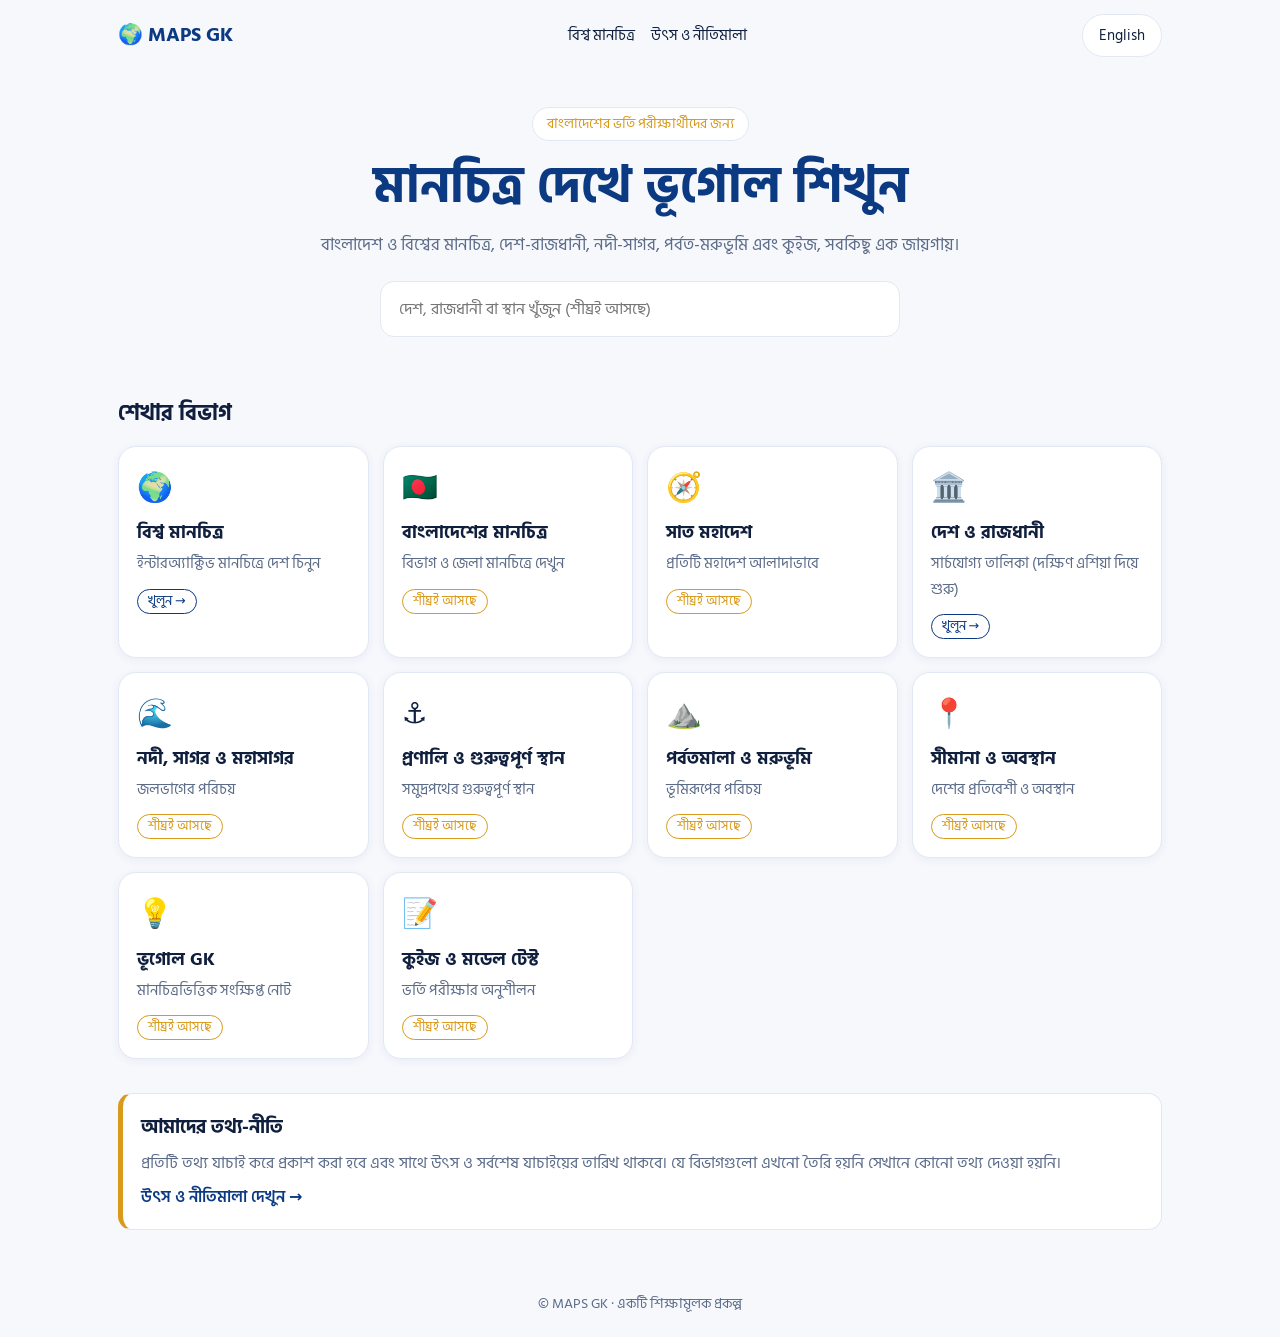
<file: index.html>
<!DOCTYPE html>
<html lang="bn">
<head>
  <meta charset="UTF-8">
  <meta name="viewport" content="width=device-width, initial-scale=1">
  <meta http-equiv="refresh" content="0; url=home.html">
  <link rel="canonical" href="home.html">
  <title>MAPS GK</title>
</head>
<body>
  <p><a href="home.html">MAPS GK →</a></p>
  <script>location.replace("home.html");</script>
</body>
</html>
</file>
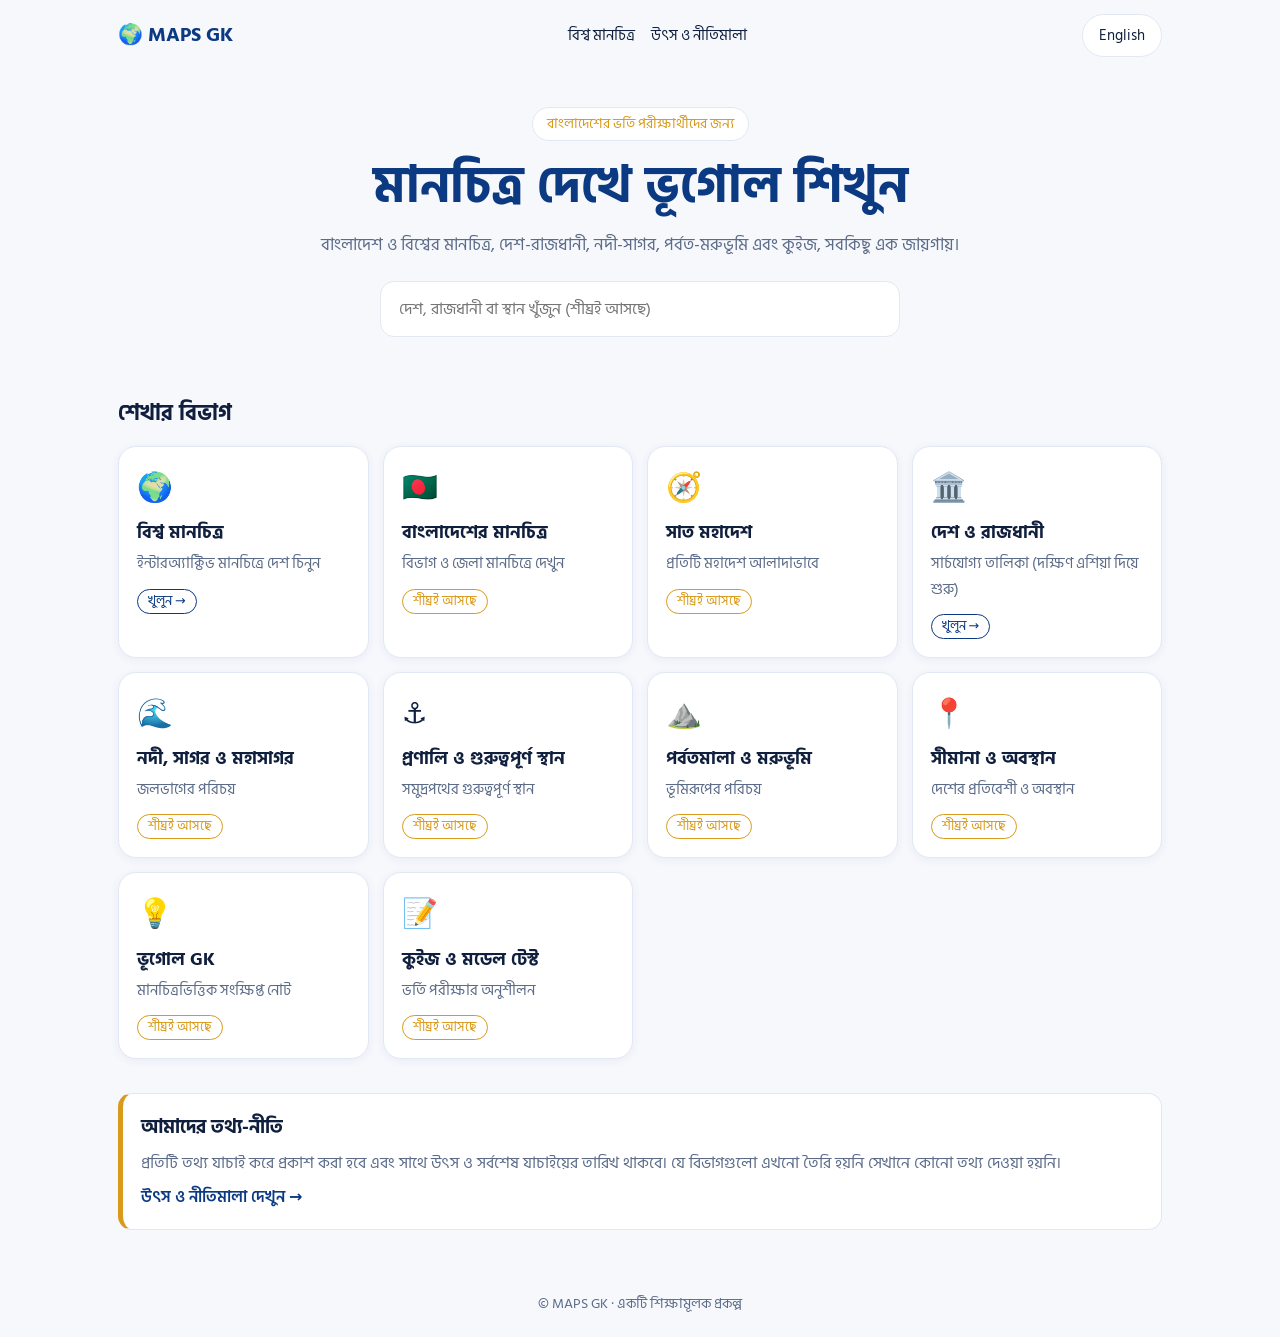
<file: home.html>
<!DOCTYPE html>
<html lang="bn">
<head>
  <meta charset="UTF-8">
  <meta name="viewport" content="width=device-width, initial-scale=1, viewport-fit=cover">
  <title>MAPS GK</title>
  <link rel="preconnect" href="https://fonts.googleapis.com">
  <link rel="preconnect" href="https://fonts.gstatic.com" crossorigin>
  <link href="https://fonts.googleapis.com/css2?family=Hind+Siliguri:wght@400;600;700&display=swap" rel="stylesheet">
  <link rel="stylesheet" href="assets/style.css">
  <style>
    .top { flex-wrap: wrap; gap: 8px; }
    .nav { display: flex; gap: 16px; font-size: .95rem; }
    .nav a { color: var(--text); text-decoration: none; }
    .nav a:hover { color: var(--accent); }
    a.card { display: block; color: inherit; text-decoration: none; transition: transform .2s ease, box-shadow .2s ease; }
    a.card:hover, a.card:active { transform: translateY(-3px); box-shadow: 0 8px 20px rgba(11,58,130,.14); }
    .badge.on { color: var(--brand); border-color: var(--brand); }
    .promise a { color: var(--brand); display: inline-block; margin-top: 8px; font-weight: 600; text-decoration: none; }
    .hero, .card { animation: rise .5s ease both; }
    @keyframes rise { from { opacity: 0; transform: translateY(10px); } to { opacity: 1; transform: none; } }
    @media (prefers-reduced-motion: reduce) {
      .hero, .card { animation: none; }
      a.card { transition: none; }
    }
  </style>
</head>
<body>
  <header class="top">
    <a class="brand" href="home.html">🌍 MAPS GK</a>
    <nav class="nav">
      <a href="map.html" data-i18n="navMap"></a>
      <a href="sources.html" data-i18n="navSources"></a>
    </nav>
    <button id="langBtn" type="button">English</button>
  </header>

  <main>
    <section class="hero">
      <p class="tag" data-i18n="tag"></p>
      <h1 data-i18n="h1"></h1>
      <p class="lead" data-i18n="lead"></p>
      <div class="search">
        <input id="searchBox" type="search" disabled>
      </div>
    </section>

    <section>
      <h2 data-i18n="topics"></h2>
      <div class="grid" id="grid"></div>
    </section>

    <section class="promise">
      <h2 data-i18n="promiseTitle"></h2>
      <p data-i18n="promise"></p>
      <a href="sources.html" data-i18n="sourcesLink"></a>
    </section>
  </main>

  <footer data-i18n="footer"></footer>

  <script src="assets/app.js"></script>
</body>
</html>
</file>
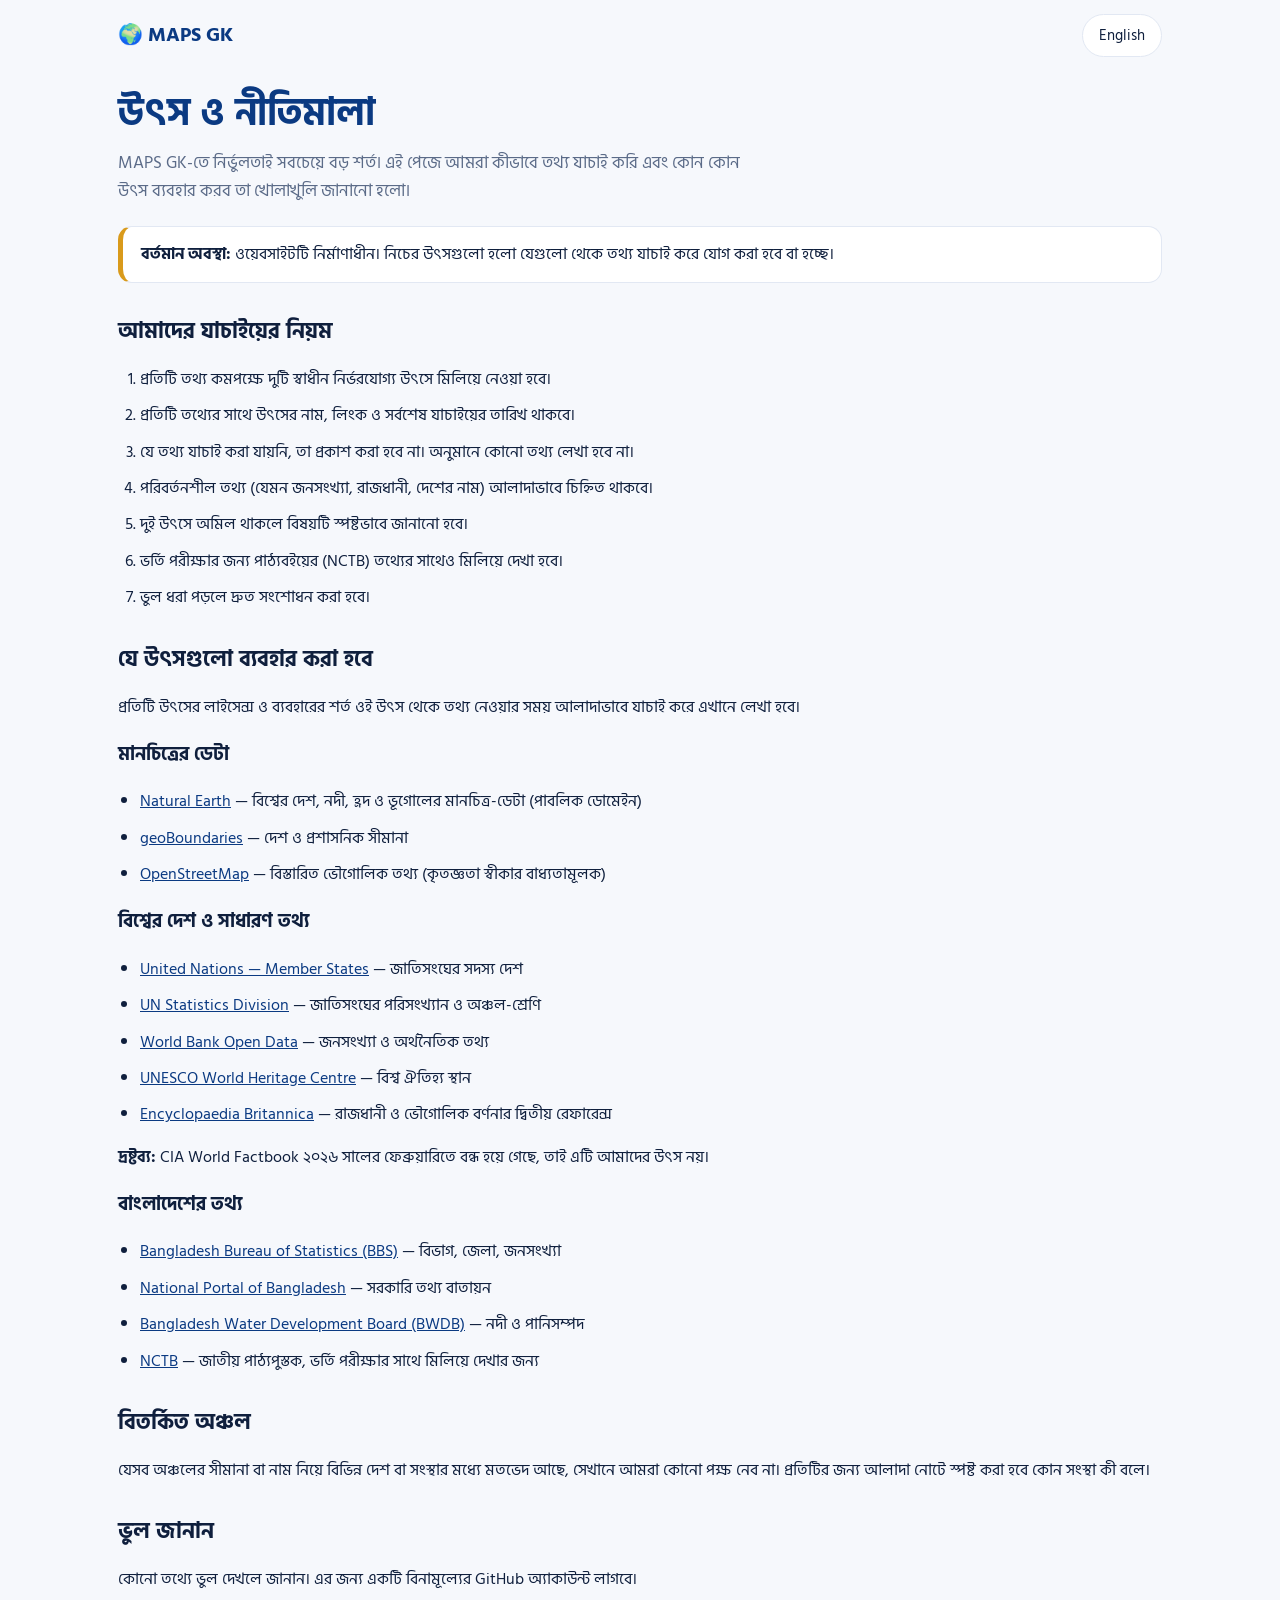
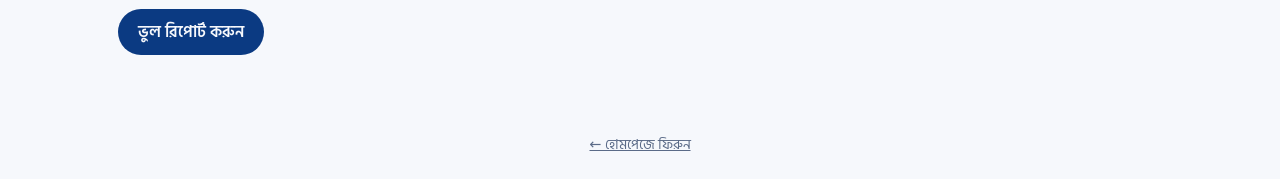
<file: sources.html>
<!DOCTYPE html>
<html lang="bn">
<head>
  <meta charset="UTF-8">
  <meta name="viewport" content="width=device-width, initial-scale=1, viewport-fit=cover">
  <title>উৎস ও নীতিমালা | MAPS GK</title>
  <link rel="preconnect" href="https://fonts.googleapis.com">
  <link rel="preconnect" href="https://fonts.gstatic.com" crossorigin>
  <link href="https://fonts.googleapis.com/css2?family=Hind+Siliguri:wght@400;600;700&display=swap" rel="stylesheet">
  <link rel="stylesheet" href="assets/style.css">
  <style>
    body.bn .en { display: none; }
    body.en .bn { display: none; }
    .doc h1 { font-size: clamp(1.6rem, 5vw, 2.4rem); text-align: left; margin-top: 18px; }
    .doc a { color: var(--brand); word-break: break-word; }
    .doc ol, .doc ul { padding-left: 22px; }
    .doc li { margin-bottom: 10px; }
    .note { background: var(--card); border: 1px solid var(--line); border-left: 5px solid var(--accent); border-radius: 14px; padding: 14px 18px; margin: 16px 0; }
    .btn { display: inline-block; background: var(--brand); color: var(--bg) !important; padding: 10px 20px; border-radius: 999px; text-decoration: none; font-weight: 600; }
  </style>
</head>
<body class="bn">
  <header class="top">
    <a class="brand" href="home.html">🌍 MAPS GK</a>
    <button id="langBtn" type="button">English</button>
  </header>

  <main class="doc">
    <h1>
      <span class="bn">উৎস ও নীতিমালা</span>
      <span class="en">Sources &amp; Policy</span>
    </h1>
    <p class="lead" style="margin-left:0">
      <span class="bn">MAPS GK-তে নির্ভুলতাই সবচেয়ে বড় শর্ত। এই পেজে আমরা কীভাবে তথ্য যাচাই করি এবং কোন কোন উৎস ব্যবহার করব তা খোলাখুলি জানানো হলো।</span>
      <span class="en">Accuracy is the top requirement at MAPS GK. This page explains openly how we verify facts and which sources we use.</span>
    </p>

    <div class="note">
      <span class="bn"><strong>বর্তমান অবস্থা:</strong> ওয়েবসাইটটি নির্মাণাধীন। নিচের উৎসগুলো হলো যেগুলো থেকে তথ্য যাচাই করে যোগ করা হবে বা হচ্ছে।</span>
      <span class="en"><strong>Current status:</strong> This website is under construction. The sources below are the ones from which verified facts are being added.</span>
    </div>

    <h2><span class="bn">আমাদের যাচাইয়ের নিয়ম</span><span class="en">Our verification rules</span></h2>
    <ol class="bn">
      <li>প্রতিটি তথ্য কমপক্ষে দুটি স্বাধীন নির্ভরযোগ্য উৎসে মিলিয়ে নেওয়া হবে।</li>
      <li>প্রতিটি তথ্যের সাথে উৎসের নাম, লিংক ও সর্বশেষ যাচাইয়ের তারিখ থাকবে।</li>
      <li>যে তথ্য যাচাই করা যায়নি, তা প্রকাশ করা হবে না। অনুমানে কোনো তথ্য লেখা হবে না।</li>
      <li>পরিবর্তনশীল তথ্য (যেমন জনসংখ্যা, রাজধানী, দেশের নাম) আলাদাভাবে চিহ্নিত থাকবে।</li>
      <li>দুই উৎসে অমিল থাকলে বিষয়টি স্পষ্টভাবে জানানো হবে।</li>
      <li>ভর্তি পরীক্ষার জন্য পাঠ্যবইয়ের (NCTB) তথ্যের সাথেও মিলিয়ে দেখা হবে।</li>
      <li>ভুল ধরা পড়লে দ্রুত সংশোধন করা হবে।</li>
    </ol>
    <ol class="en">
      <li>Every fact will be cross-checked against at least two independent, reliable sources.</li>
      <li>Every fact will show its source name, link and last verified date.</li>
      <li>Facts that cannot be verified will not be published. Nothing is written by guesswork.</li>
      <li>Facts that change over time (such as population, capitals and country names) will be clearly marked.</li>
      <li>If two sources disagree, we will say so clearly.</li>
      <li>For admission tests, we will also compare with textbook (NCTB) content.</li>
      <li>Errors will be corrected promptly once found.</li>
    </ol>

    <h2><span class="bn">যে উৎসগুলো ব্যবহার করা হবে</span><span class="en">Sources we will use</span></h2>
    <p>
      <span class="bn">প্রতিটি উৎসের লাইসেন্স ও ব্যবহারের শর্ত ওই উৎস থেকে তথ্য নেওয়ার সময় আলাদাভাবে যাচাই করে এখানে লেখা হবে।</span>
      <span class="en">The license and terms of use of each source will be checked separately when we take data from it, and recorded here.</span>
    </p>

    <h3><span class="bn">মানচিত্রের ডেটা</span><span class="en">Map data</span></h3>
    <ul>
      <li><a href="https://www.naturalearthdata.com/" target="_blank" rel="noopener">Natural Earth</a> — <span class="bn">বিশ্বের দেশ, নদী, হ্রদ ও ভূগোলের মানচিত্র-ডেটা (পাবলিক ডোমেইন)</span><span class="en">world countries, rivers, lakes and physical map data (public domain)</span></li>
      <li><a href="https://www.geoboundaries.org/" target="_blank" rel="noopener">geoBoundaries</a> — <span class="bn">দেশ ও প্রশাসনিক সীমানা</span><span class="en">country and administrative boundaries</span></li>
      <li><a href="https://www.openstreetmap.org/copyright" target="_blank" rel="noopener">OpenStreetMap</a> — <span class="bn">বিস্তারিত ভৌগোলিক তথ্য (কৃতজ্ঞতা স্বীকার বাধ্যতামূলক)</span><span class="en">detailed geographic data (attribution required)</span></li>
    </ul>

    <h3><span class="bn">বিশ্বের দেশ ও সাধারণ তথ্য</span><span class="en">World countries and general facts</span></h3>
    <ul>
      <li><a href="https://www.un.org/en/about-us/member-states" target="_blank" rel="noopener">United Nations — Member States</a> — <span class="bn">জাতিসংঘের সদস্য দেশ</span><span class="en">UN member states</span></li>
      <li><a href="https://unstats.un.org/" target="_blank" rel="noopener">UN Statistics Division</a> — <span class="bn">জাতিসংঘের পরিসংখ্যান ও অঞ্চল-শ্রেণি</span><span class="en">UN statistics and regional classifications</span></li>
      <li><a href="https://data.worldbank.org/" target="_blank" rel="noopener">World Bank Open Data</a> — <span class="bn">জনসংখ্যা ও অর্থনৈতিক তথ্য</span><span class="en">population and economic data</span></li>
      <li><a href="https://whc.unesco.org/" target="_blank" rel="noopener">UNESCO World Heritage Centre</a> — <span class="bn">বিশ্ব ঐতিহ্য স্থান</span><span class="en">World Heritage sites</span></li>
      <li><a href="https://www.britannica.com/" target="_blank" rel="noopener">Encyclopaedia Britannica</a> — <span class="bn">রাজধানী ও ভৌগোলিক বর্ণনার দ্বিতীয় রেফারেন্স</span><span class="en">a second reference for capitals and geographic descriptions</span></li>
    </ul>
    <p>
      <span class="bn"><strong>দ্রষ্টব্য:</strong> CIA World Factbook ২০২৬ সালের ফেব্রুয়ারিতে বন্ধ হয়ে গেছে, তাই এটি আমাদের উৎস নয়।</span>
      <span class="en"><strong>Note:</strong> The CIA World Factbook was discontinued in February 2026, so it is not one of our sources.</span>
    </p>

    <h3><span class="bn">বাংলাদেশের তথ্য</span><span class="en">Bangladesh data</span></h3>
    <ul>
      <li><a href="https://bbs.gov.bd/" target="_blank" rel="noopener">Bangladesh Bureau of Statistics (BBS)</a> — <span class="bn">বিভাগ, জেলা, জনসংখ্যা</span><span class="en">divisions, districts, population</span></li>
      <li><a href="https://bangladesh.gov.bd/" target="_blank" rel="noopener">National Portal of Bangladesh</a> — <span class="bn">সরকারি তথ্য বাতায়ন</span><span class="en">official government information</span></li>
      <li><a href="https://www.bwdb.gov.bd/" target="_blank" rel="noopener">Bangladesh Water Development Board (BWDB)</a> — <span class="bn">নদী ও পানিসম্পদ</span><span class="en">rivers and water resources</span></li>
      <li><a href="https://nctb.gov.bd/" target="_blank" rel="noopener">NCTB</a> — <span class="bn">জাতীয় পাঠ্যপুস্তক, ভর্তি পরীক্ষার সাথে মিলিয়ে দেখার জন্য</span><span class="en">national textbooks, for cross-checking with admission test content</span></li>
    </ul>

    <h2><span class="bn">বিতর্কিত অঞ্চল</span><span class="en">Disputed regions</span></h2>
    <p class="bn">যেসব অঞ্চলের সীমানা বা নাম নিয়ে বিভিন্ন দেশ বা সংস্থার মধ্যে মতভেদ আছে, সেখানে আমরা কোনো পক্ষ নেব না। প্রতিটির জন্য আলাদা নোটে স্পষ্ট করা হবে কোন সংস্থা কী বলে।</p>
    <p class="en">Where countries or organizations disagree about borders or names, we will not take sides. A separate note will state clearly what each organization says.</p>

    <h2><span class="bn">ভুল জানান</span><span class="en">Report an error</span></h2>
    <p>
      <span class="bn">কোনো তথ্যে ভুল দেখলে জানান। এর জন্য একটি বিনামূল্যের GitHub অ্যাকাউন্ট লাগবে।</span>
      <span class="en">If you find a mistake, please tell us. A free GitHub account is needed for this.</span>
    </p>
    <p><a class="btn" href="https://github.com/mapsgk-academy/maps-gk/issues/new" target="_blank" rel="noopener"><span class="bn">ভুল রিপোর্ট করুন</span><span class="en">Report an error</span></a></p>
  </main>

  <footer>
    <a href="home.html" style="color:inherit"><span class="bn">← হোমপেজে ফিরুন</span><span class="en">← Back to home</span></a>
  </footer>

  <script>
    var lang = "bn";
    try {
      var s = localStorage.getItem("mapsgk-lang");
      if (s === "bn" || s === "en") { lang = s; }
    } catch (e) {}

    function apply() {
      document.body.className = lang;
      document.documentElement.lang = lang;
      document.getElementById("langBtn").textContent = (lang === "bn") ? "English" : "বাংলা";
      document.title = (lang === "bn") ? "উৎস ও নীতিমালা | MAPS GK" : "Sources & Policy | MAPS GK";
    }

    document.getElementById("langBtn").addEventListener("click", function () {
      lang = (lang === "bn") ? "en" : "bn";
      try { localStorage.setItem("mapsgk-lang", lang); } catch (e) {}
      apply();
    });

    apply();
  </script>
</body>
</html>
</file>
<file: assets/style.css>
:root{--bg:#f6f8fc;--card:#ffffff;--text:#0f1f3d;--muted:#5b6b88;--brand:#0b3a82;--accent:#d99a1b;--line:#e2e8f3}
@media (prefers-color-scheme:dark){:root{--bg:#0b1426;--card:#121e36;--text:#eaf0fb;--muted:#9fb0cf;--brand:#7fb0ff;--accent:#f0b84a;--line:#22324f}}
*{box-sizing:border-box}
html{scroll-behavior:smooth}
body{margin:0;font-family:"Hind Siliguri","Noto Sans Bengali",system-ui,sans-serif;background:var(--bg);color:var(--text);line-height:1.65;padding-top:env(safe-area-inset-top)}
.top{display:flex;justify-content:space-between;align-items:center;max-width:1080px;margin:0 auto;padding:14px 18px}
.brand{font-weight:700;font-size:1.25rem;color:var(--brand);text-decoration:none}
#langBtn{border:1px solid var(--line);background:var(--card);color:var(--text);padding:8px 16px;border-radius:999px;font:inherit;font-size:.95rem;cursor:pointer}
main{max-width:1080px;margin:0 auto;padding:0 18px 40px}
.hero{padding:36px 0 28px;text-align:center}
.tag{display:inline-block;background:var(--card);border:1px solid var(--line);color:var(--accent);padding:4px 14px;border-radius:999px;font-size:.9rem;margin:0 0 14px}
h1{font-size:clamp(1.9rem,6vw,3.2rem);line-height:1.25;margin:0 0 12px;color:var(--brand)}
.lead{max-width:640px;margin:0 auto 22px;color:var(--muted);font-size:1.05rem}
.search input{width:100%;max-width:520px;padding:14px 18px;border-radius:14px;border:1px solid var(--line);background:var(--card);color:var(--text);font:inherit}
h2{font-size:1.4rem;margin:30px 0 14px}
.grid{display:grid;gap:14px;grid-template-columns:repeat(auto-fill,minmax(240px,1fr))}
.card{background:var(--card);border:1px solid var(--line);border-radius:18px;padding:18px;box-shadow:0 2px 10px rgba(11,58,130,.06)}
.card .ic{font-size:1.8rem}
.card h3{margin:6px 0 4px;font-size:1.1rem}
.card p{margin:0 0 10px;color:var(--muted);font-size:.95rem}
.badge{display:inline-block;font-size:.8rem;color:var(--accent);border:1px solid var(--accent);border-radius:999px;padding:1px 10px}
.promise{margin-top:34px;background:var(--card);border:1px solid var(--line);border-left:5px solid var(--accent);border-radius:14px;padding:18px}
.promise h2{margin:0 0 6px;font-size:1.2rem}
.promise p{margin:0;color:var(--muted)}
footer{text-align:center;color:var(--muted);padding:22px 18px calc(22px + env(safe-area-inset-bottom));font-size:.9rem}
</file>
